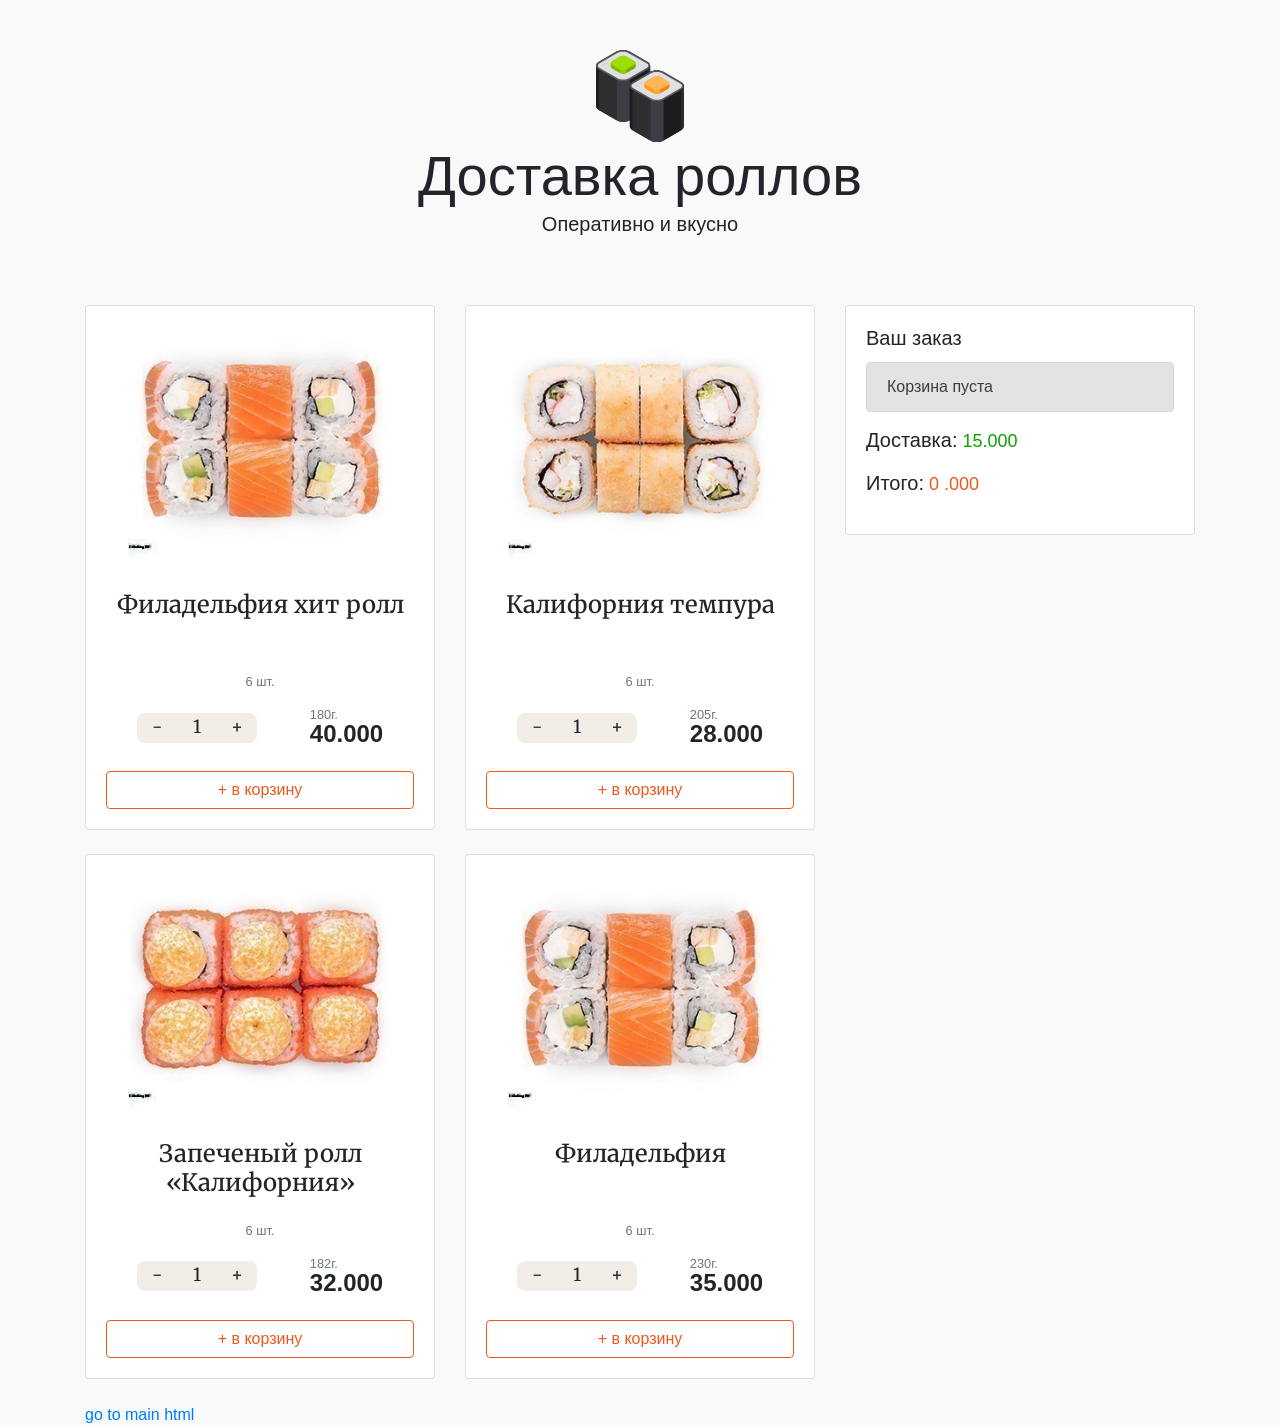
<file: index.html>
<!DOCTYPE html>
<html lang="en">
  <head>
    <meta charset="UTF-8" />
    <meta
      name="viewport"
      content="width=device-width, initial-scale=1.0, shrink-to-fit=no"
    />
    <title>Магазин роллов</title>
    <link rel="stylesheet" href="libs/bootstrap/css/bootstrap.min.css" />
    <link rel="stylesheet" href="css/main.css" />
    <link
      href="https://fonts.googleapis.com/css?family=Merriweather:300,400,400i,700&amp;subset=cyrillic-ext"
      rel="stylesheet"
    />
  </head>

  <body>
    <header class="header">
      <div class="container text-center">
        <img src="img/logo/logo.svg" width="92" alt="Суши и пицца" />
        <div class="display-4">Доставка роллов</div>
        <p class="lead">Оперативно и вкусно</p>
      </div>
    </header>

    <div class="container mb-5">
      <div class="row">
        <!-- products -->
        <div class="col-md-8">
          <div class="row">
            <!-- Ролл -->
            <div class="col-md-6">
              <div class="card mb-4" data-id="01">
                <img
                  class="product-img"
                  src="img/roll/philadelphia.jpg"
                  alt=""
                />
                <div class="card-body text-center">
                  <h4 class="item-title">Филадельфия хит ролл</h4>
                  <p>
                    <small data-items-in-box id="tolibjan" class="text-muted"
                      >6 шт.</small
                    >
                  </p>

                  <div class="details-wrapper">
                    <!-- caunter -->
                    <div class="items counter-wrapper">
                      <div class="items__control" data-action="minus">-</div>
                      <div class="items__current" data-counter>1</div>
                      <div class="items__control" data-action="plus">+</div>
                    </div>
                    <!-- // caunter -->

                    <div class="price">
                      <div class="price__weight">180г.</div>
                      <div class="price__currency">40.000</div>
                    </div>
                  </div>

                  <button
                    data-cart
                    type="button"
                    class="btn btn-block btn-outline-warning"
                  >
                    + в корзину
                  </button>
                </div>
              </div>
            </div>
            <!-- // Ролл -->

            <!-- Ролл -->
            <div class="col-md-6">
              <div class="card mb-4" data-id="02">
                <img
                  class="product-img"
                  src="img/roll/california-tempura.jpg"
                  alt=""
                />
                <div class="card-body text-center">
                  <h4 class="item-title">Калифорния темпура</h4>
                  <p>
                    <small data-items-in-box id="tolibjan" class="text-muted"
                      >6 шт.</small
                    >
                  </p>

                  <div class="details-wrapper">
                    <div class="items counter-wrapper">
                      <div class="items__control" data-action="minus">-</div>
                      <div class="items__current" data-counter>1</div>
                      <div class="items__control" data-action="plus">+</div>
                    </div>

                    <div class="price">
                      <div class="price__weight">205г.</div>
                      <div class="price__currency">28.000</div>
                    </div>
                  </div>

                  <button
                    data-cart
                    type="button"
                    class="btn btn-block btn-outline-warning"
                  >
                    + в корзину
                  </button>
                </div>
              </div>
            </div>
            <!-- // Ролл -->

            <!-- Ролл -->
            <div class="col-md-6">
              <div class="card mb-4" data-id="03">
                <img
                  class="product-img"
                  src="img/roll/zapech-california.jpg"
                  alt=""
                />
                <div class="card-body text-center">
                  <h4 class="item-title">Запеченый ролл «Калифорния»</h4>
                  <p>
                    <small data-items-in-box id="tolibjan" class="text-muted"
                      >6 шт.</small
                    >
                  </p>

                  <div class="details-wrapper">
                    <div class="items counter-wrapper">
                      <div class="items__control" data-action="minus">-</div>
                      <div class="items__current" data-counter >1</div>
                      <div class="items__control" data-action="plus">+</div>
                    </div>

                    <div class="price">
                      <div class="price__weight">182г.</div>
                      <div class="price__currency">32.000</div>
                    </div>
                  </div>

                  <button
                    data-cart
                    type="button"
                    class="btn btn-block btn-outline-warning"
                  >
                    + в корзину
                  </button>
                </div>
              </div>
            </div>
            <!-- // Ролл -->

            <!-- Ролл -->
            <div class="col-md-6">
              <div class="card mb-4" data-id="04">
                <img
                  class="product-img"
                  src="img/roll/philadelphia.jpg"
                  alt=""
                />
                <div class="card-body text-center">
                  <h4 class="item-title">Филадельфия</h4>
                  <p>
                    <small data-items-in-box  class="text-muted"
                      >6 шт.</small
                    >
                  </p>

                  <div class="details-wrapper">
                    <div class="items counter-wrapper">
                      <div class="items__control" data-action="minus">-</div>
                      <div class="items__current" data-counter>1</div>
                      <div class="items__control" data-action="plus">+</div>
                    </div>

                    <div class="price">
                      <div class="price__weight">230г.</div>
                      <div class="price__currency">35.000</div>
                    </div>
                  </div>

                  <button
                    data-cart
                    type="button"
                    class="btn btn-block btn-outline-warning"
                  >
                    + в корзину
                  </button>
                </div>
              </div>
            </div>
            <!-- // Ролл -->
          </div>
        </div>
        <!-- carzine -->
        <div class="col-md-4">
          <!-- Корзина -->
          <div class="card mb-4">
            <div class="card-body">
              <h5 class="card-title">Ваш заказ</h5>
              <div data-cart-empty class="alert alert-secondary" role="alert">
                Корзина пуста
              </div>
              <!-- cart-wrapper -->
              <div class="cart-wrapper">
                <!-- Cart item -->
                
                <!-- // Cart item -->
              </div>
              <!-- // cart-wrapper -->

              <!-- Стоимость заказа -->
              <div class="cart-total">
                <p id="delivery-box" class="">
                  <span class="h5">Доставка:</span>
                  <span class="delivery-cost free"></span>
                </p>
                <p>
                  <span class="h5">Итого:</span>
                  <span class="total-price">0</span>
                  <span class="rouble">.000</span>
                </p>
              </div>
              <!-- // Стоимость заказа -->
            </div>

            <!-- Оформить заказ -->
            <div id="order-form" class="card-body border-top none">
              <h5 class="card-title">Оформить заказ</h5>
              <form>
                <div class="form-group">
                  <input
                    type="text"
                    class="form-control"
                    placeholder="Ваш номер телефона"
                  />
                </div>
                <button type="submit" class="btn btn-primary">Заказать</button>
              </form>
            </div>
            <!-- // Оформить заказ -->
          </div>
          <!-- // Корзина -->
        </div>
      </div>

      <a href="./main.html">go to main html</a>
    </div>

    <!-- Подключаем скрипты -->
    <script src="./js/main.js"></script>
  </body>
</html>
</file>
<file: css/main.css>
body, html {
	background-color: #F8F9F9;
	height: 100%;
}

h3, h4 {
	font-family: 'Merriweather', serif;

}

.header {
	padding-top: 50px;
	padding-bottom: 50px;
}

.product-img {
	width: 265px;
	height: auto;
	margin-left: auto;
	margin-right: auto;
}

.item-title {
    font-size: 1.5rem;
    font-weight: 500;
	font-family: 'Merriweather', serif;
	height: 70px;
}

.details-wrapper {
	display: flex;
	justify-content: space-between;
	align-items: center;
	margin-bottom: 25px;
	width: 80%;
	margin-left: auto;
	margin-right: auto;
}

.items {
	font-family: 'Merriweather', serif;
	background: #f2ede7;
	border-radius: 8px;
	width: 120px;
	display: flex;
	font-size: 18px;
	height: 30px;
	overflow: hidden;
}

.items__control {
	width: 40px;
	cursor: pointer;
	transition: 0.2s ease-in;
	text-align: center;
}

.items__control:hover {
    background: #eb5a1e;
    color: #FFF;
}

.items__current {
	width: 40px;
}

/* items--small */
.items.items--small {
	width: 90px;
	font-size: 16px;
	height: 26px;
	text-align: center;
}

.items.items--small .items__control {
	width: 30px;
}

.items.items--small .items__current {
	width: 30px;
}

.price {
	text-align: left;
}

.price__weight {
	color: #6c757d!important;
	font-size: 80%;
	line-height: 1;
}

.price__currency {
	font-size: 1.5rem;
	font-weight: 600;
	line-height: 1;
}

.btn-outline-warning {
    color: #eb5a1e;
    border-color: #eb5a1e;
}

.btn-outline-warning:hover {
    color: #FFF;
    background-color: #eb5a1e;
    border-color: #eb5a1e;
}

.cart-item__top {
	display: flex;
	align-items: flex-start;
	padding-bottom: 15px;
	border-bottom: 1px solid #dee2e6;
	margin-bottom: 15px;
}

.cart-item__img img {
	max-width: 100px;
	height: auto;
}

.cart-item__desc {
	padding-top: 15px;
	padding-left: 15px;
}

.cart-item__title {
	font-family: 'Merriweather', serif;
	font-size: 16px;
    line-height: 1.2;
	font-weight: 600;
	margin-bottom: 5px;
}

.cart-item__weight {
    color: #6c757d!important;
    font-size: 80%;
    line-height: 1;
    margin-bottom: 15px;
}

.cart-item__details {
	display: flex;
	justify-content: flex-start;
	align-items: center;
}

.cart-item__details .price__currency {
	font-size: 18px;
	margin-left: 15px;
}

.cart-total {
	font-size: 18px;
	font-weight: 500;
}

.free {
	color: #0EA107;
}

.total-price {
	color: #EB5A1E;
}

.rouble {
	color: #EB5A1E;
}

.none {
	display: none;
}
</file>
